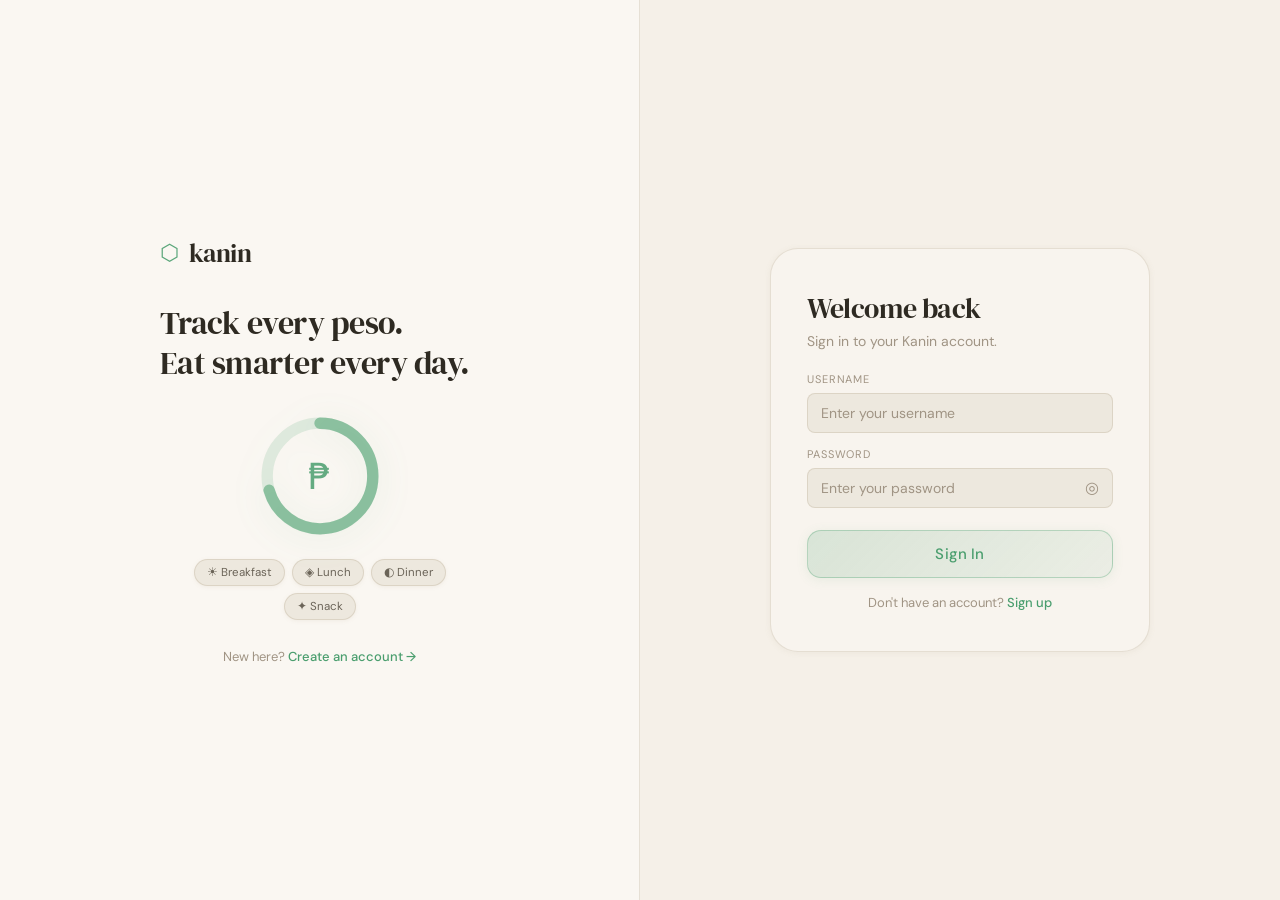
<file: src/main/resources/static/index.html>
<!DOCTYPE html>
<html lang="en">
<head>
    <meta charset="UTF-8" />
    <meta name="viewport" content="width=device-width, initial-scale=1.0"/>
    <title>Kanin — Meal Budget Tracker</title>
    <link rel="preconnect" href="https://fonts.googleapis.com">
    <link rel="preconnect" href="https://fonts.gstatic.com" crossorigin>
    <link href="https://fonts.googleapis.com/css2?family=DM+Serif+Display:ital@0;1&family=DM+Sans:ital,opsz,wght@0,9..40,300;0,9..40,400;0,9..40,500;1,9..40,300&display=swap" rel="stylesheet">
    <link rel="stylesheet" href="css/styles.css" />
</head>
<body>

<div class="bg-blob blob-1"></div>
<div class="bg-blob blob-2"></div>
<div class="bg-blob blob-3"></div>

<div class="app-shell">

    <aside class="sidebar">
        <div class="sidebar-top">
            <div class="logo">
                <span class="logo-mark">⬡</span>
                <span class="logo-text">kanin</span>
            </div>
            <p class="logo-sub">daily meal tracker</p>
        </div>

        <div class="budget-ring-card">
            <div class="ring-wrapper">
                <svg class="ring-svg" viewBox="0 0 120 120">
                    <circle class="ring-bg" cx="60" cy="60" r="50"/>
                    <circle class="ring-fill" id="budgetRing" cx="60" cy="60" r="50"
                            stroke-dasharray="314"
                            stroke-dashoffset="314"
                            transform="rotate(-90 60 60)"/>
                </svg>
                <div class="ring-center">
                    <span class="ring-pct" id="ringPct">0%</span>
                    <span class="ring-label">used</span>
                </div>
            </div>

            <div class="budget-figures">
                <div class="fig-row">
                    <span class="fig-label">Budget</span>
                    <span class="fig-val" id="displayBudget">₱0.00</span>
                </div>
                <div class="fig-row">
                    <span class="fig-label">Spent</span>
                    <span class="fig-val accent-red" id="displaySpent">₱0.00</span>
                </div>
                <div class="fig-row">
                    <span class="fig-label">Left</span>
                    <span class="fig-val accent-green" id="displayLeft">₱0.00</span>
                </div>
            </div>

            <div class="velocity-bar" id="velocityBar">
                <span id="velocityText">No meals yet</span>
            </div>
        </div>

        <div class="set-budget-block">
            <label class="input-label" for="budgetInput">Daily Budget (₱)</label>
            <div class="input-row">
                <input type="number" id="budgetInput" class="styled-input" placeholder="e.g. 300" min="0"/>
                <button class="btn-set" id="setBudgetBtn">Set</button>
            </div>
        </div>

        <div class="sidebar-date" id="sidebarDate"></div>

        <div class="filter-block">
            <p class="filter-title">Filter</p>
            <div class="filter-pills">
                <button class="pill active" data-cat="all">All</button>
                <button class="pill" data-cat="Breakfast">Breakfast</button>
                <button class="pill" data-cat="Lunch">Lunch</button>
                <button class="pill" data-cat="Dinner">Dinner</button>
                <button class="pill" data-cat="Snack">Snack</button>
            </div>
        </div>

        <div class="over-budget-banner" id="overBudgetBanner">
            <span class="warn-icon">⚠</span>
            <div>
                <strong>Over budget</strong>
                <p>You've exceeded your daily limit.</p>
            </div>
        </div>
    </aside>

    <main class="main-panel">

        <header class="main-header">
            <div>
                <h1 class="page-title">Today's Meals</h1>
                <p class="page-sub" id="pageSubGreet">Track every peso you spend on food.</p>
            </div>
            <div class="header-right">
                <div class="search-wrap">
                    <span class="search-icon">⌕</span>
                    <input type="text" id="searchInput" class="search-input" placeholder="Search meals…"/>
                </div>
                <button class="btn-logout" id="logoutBtn" title="Sign out">Sign out</button>
            </div>
        </header>

        <section class="form-card">
            <h2 class="form-title">Add a Meal</h2>
            <div class="form-grid">
                <div class="field-group">
                    <label class="input-label" for="mealName">Meal name</label>
                    <input type="text" id="mealName" class="styled-input" placeholder="e.g. Tapsilog"/>
                </div>
                <div class="field-group">
                    <label class="input-label" for="mealCost">Cost (₱)</label>
                    <input type="number" id="mealCost" class="styled-input" placeholder="e.g. 85" min="0"/>
                </div>
                <div class="field-group">
                    <label class="input-label" for="mealCategory">Category</label>
                    <select id="mealCategory" class="styled-input styled-select">
                        <option value="Breakfast">☀ Breakfast</option>
                        <option value="Lunch" selected>☀ Lunch</option>
                        <option value="Dinner">☀ Dinner</option>
                        <option value="Snack">☀ Snack</option>
                    </select>
                </div>
                <div class="field-group field-submit">
                    <button class="btn-add" id="addMealBtn">
                        <span class="btn-plus">+</span> Add Meal
                    </button>
                </div>
            </div>
        </section>

        <section class="meal-list-section">
            <div class="list-header">
                <h2 class="section-title" id="listTitle">All Meals</h2>
                <span class="meal-count" id="mealCount">0 meals</span>
            </div>

            <div class="meal-list" id="mealList">

                <div class="empty-state" id="emptyState">
                    <div class="empty-bowl">⬡</div>
                    <p class="empty-title">No meals yet.</p>
                    <p class="empty-sub">Start tracking your food spend above.</p>
                </div>
            </div>
        </section>

    </main>
</div>

<script src="js/auth.js"></script>
<script src="js/script.js"></script>
</body>
</html>
</file>
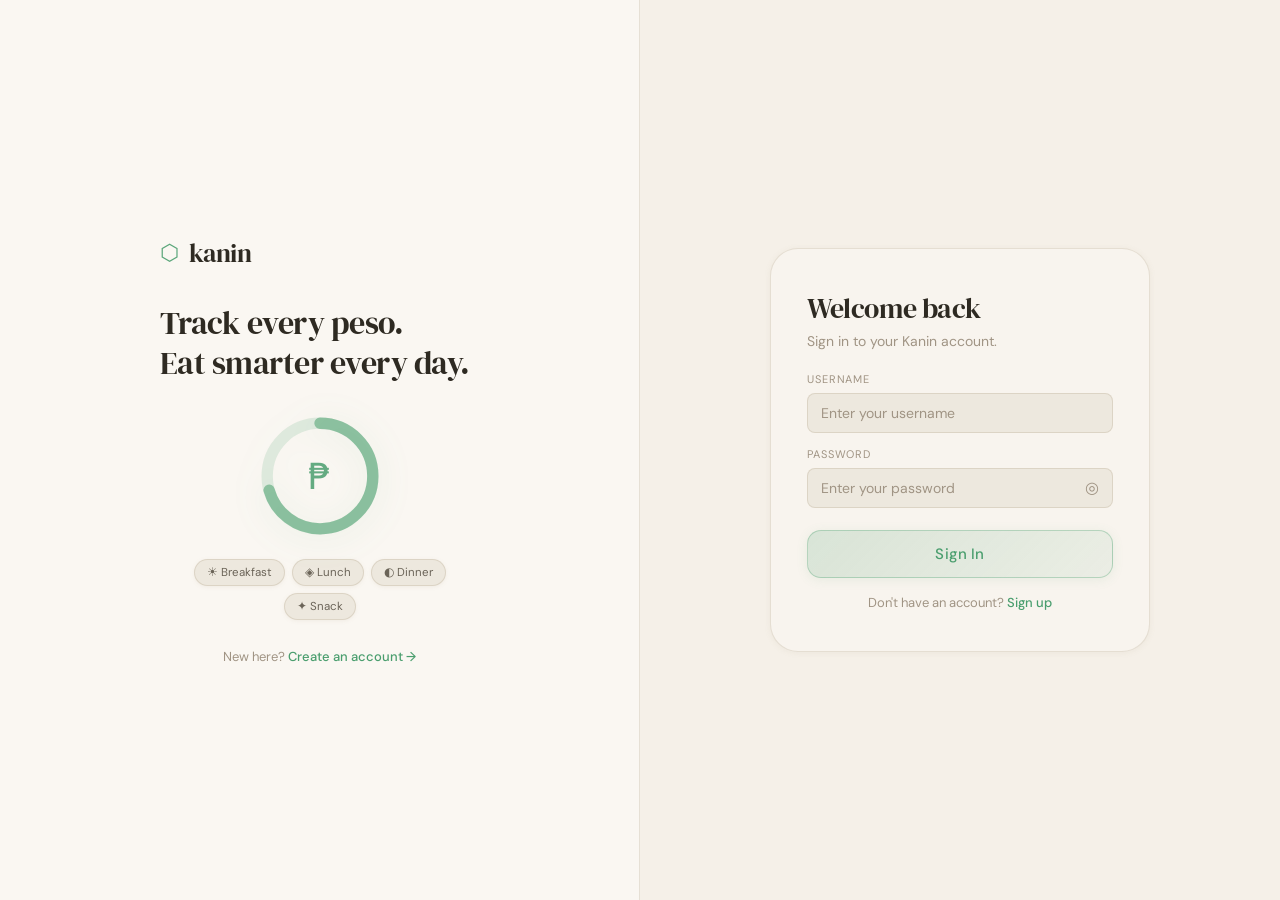
<file: src/main/resources/static/login.html>
<!DOCTYPE html>
<html lang="en">
<head>
    <meta charset="UTF-8" />
    <meta name="viewport" content="width=device-width, initial-scale=1.0"/>
    <title>Kanin — Sign In</title>
    <link rel="preconnect" href="https://fonts.googleapis.com">
    <link rel="preconnect" href="https://fonts.gstatic.com" crossorigin>
    <link href="https://fonts.googleapis.com/css2?family=DM+Serif+Display:ital@0;1&family=DM+Sans:ital,opsz,wght@0,9..40,300;0,9..40,400;0,9..40,500;1,9..40,300&display=swap" rel="stylesheet">
    <link rel="stylesheet" href="css/styles.css" />
    <link rel="stylesheet" href="css/auth.css" />
</head>
<body>

<div class="bg-blob blob-1"></div>
<div class="bg-blob blob-2"></div>
<div class="bg-blob blob-3"></div>

<div class="auth-shell">

    <div class="auth-left">
        <div class="auth-left-inner">
            <div class="logo">
                <span class="logo-mark">⬡</span>
                <span class="logo-text">kanin</span>
            </div>
            <p class="auth-tagline">Track every peso.<br/>Eat smarter every day.</p>
            <div class="auth-illustration">
                <div class="ill-ring">
                    <svg viewBox="0 0 160 160" class="ill-svg">
                        <circle cx="80" cy="80" r="65" fill="none" stroke="rgba(74,158,110,0.15)" stroke-width="14"/>
                        <circle cx="80" cy="80" r="65" fill="none" stroke="rgba(74,158,110,0.55)" stroke-width="14"
                                stroke-dasharray="408" stroke-dashoffset="120"
                                stroke-linecap="round" transform="rotate(-90 80 80)"/>
                    </svg>
                    <div class="ill-center">
                        <span class="ill-php">₱</span>
                    </div>
                </div>
                <div class="ill-pills">
                    <span class="ill-pill">☀ Breakfast</span>
                    <span class="ill-pill">◈ Lunch</span>
                    <span class="ill-pill">◐ Dinner</span>
                    <span class="ill-pill">✦ Snack</span>
                </div>
            </div>
            <p class="auth-hint">New here? <a href="signup.html" class="auth-link">Create an account →</a></p>
        </div>
    </div>

    <div class="auth-right">
        <div class="auth-form-card">

            <div class="form-head">
                <h1 class="auth-title">Welcome back</h1>
                <p class="auth-sub">Sign in to your Kanin account.</p>
            </div>

            <div class="auth-error" id="loginError"></div>

            <div class="auth-fields">
                <div class="field-group">
                    <label class="input-label" for="loginUser">Username</label>
                    <input type="text" id="loginUser" class="styled-input" placeholder="Enter your username" autocomplete="username"/>
                </div>
                <div class="field-group">
                    <label class="input-label" for="loginPass">Password</label>
                    <div class="pass-wrap">
                        <input type="password" id="loginPass" class="styled-input" placeholder="Enter your password" autocomplete="current-password"/>
                        <button class="toggle-pass" id="toggleLogin" type="button" aria-label="Show password">◎</button>
                    </div>
                </div>
            </div>

            <button class="btn-auth" id="loginBtn">Sign In</button>

            <p class="auth-switch">Don't have an account? <a href="signup.html" class="auth-link">Sign up</a></p>

        </div>
    </div>

</div>

<script src="js/auth.js"></script>
</body>
</html>
</file>
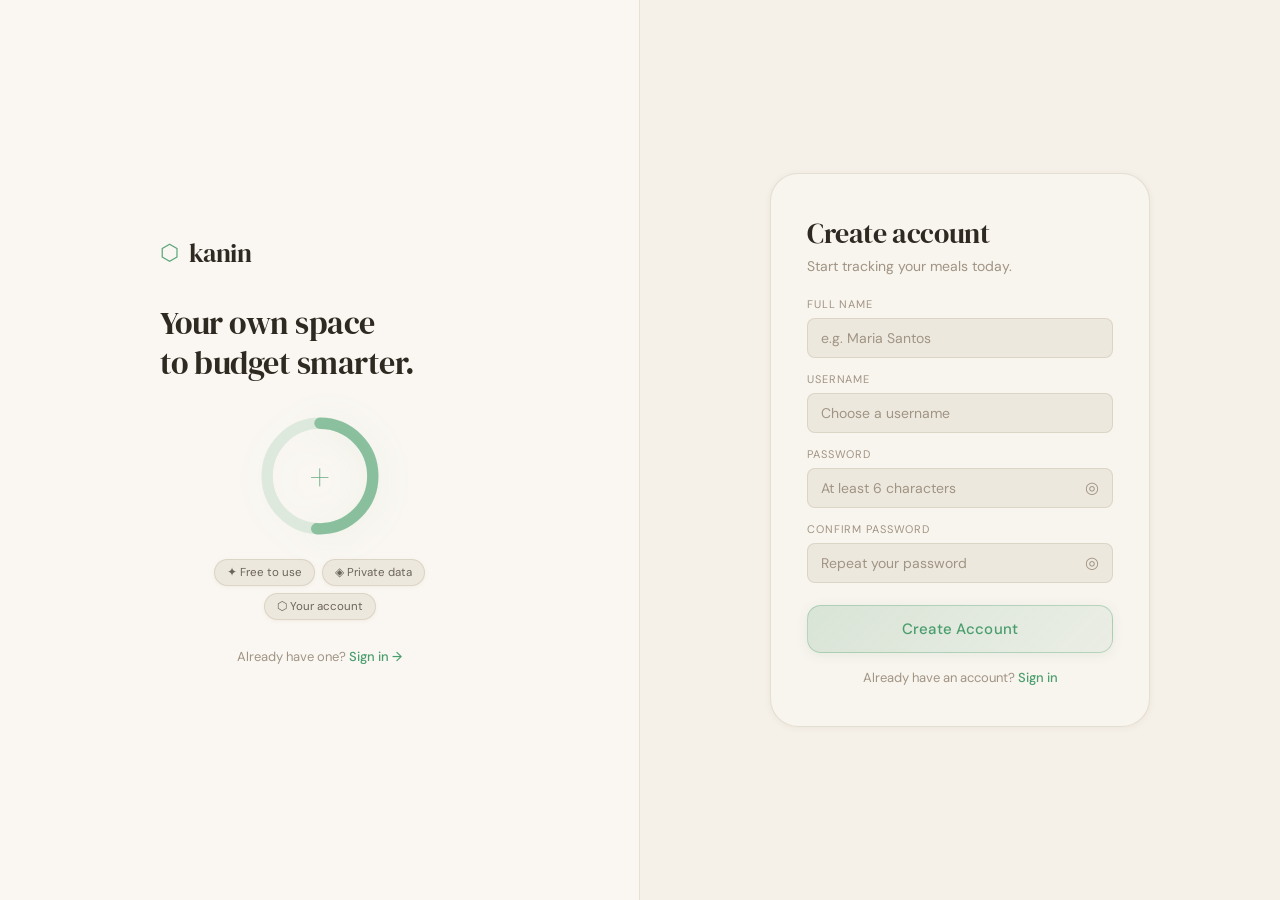
<file: src/main/resources/static/signup.html>
<!DOCTYPE html>
<html lang="en">
<head>
    <meta charset="UTF-8" />
    <meta name="viewport" content="width=device-width, initial-scale=1.0"/>
    <title>Kanin — Create Account</title>
    <link rel="preconnect" href="https://fonts.googleapis.com">
    <link rel="preconnect" href="https://fonts.gstatic.com" crossorigin>
    <link href="https://fonts.googleapis.com/css2?family=DM+Serif+Display:ital@0;1&family=DM+Sans:ital,opsz,wght@0,9..40,300;0,9..40,400;0,9..40,500;1,9..40,300&display=swap" rel="stylesheet">
    <link rel="stylesheet" href="css/styles.css" />
    <link rel="stylesheet" href="css/auth.css" />
</head>
<body>

<div class="bg-blob blob-1"></div>
<div class="bg-blob blob-2"></div>
<div class="bg-blob blob-3"></div>

<div class="auth-shell">

    <div class="auth-left">
        <div class="auth-left-inner">
            <div class="logo">
                <span class="logo-mark">⬡</span>
                <span class="logo-text">kanin</span>
            </div>
            <p class="auth-tagline">Your own space<br/>to budget smarter.</p>
            <div class="auth-illustration">
                <div class="ill-ring">
                    <svg viewBox="0 0 160 160" class="ill-svg">
                        <circle cx="80" cy="80" r="65" fill="none" stroke="rgba(74,158,110,0.15)" stroke-width="14"/>
                        <circle cx="80" cy="80" r="65" fill="none" stroke="rgba(74,158,110,0.55)" stroke-width="14"
                                stroke-dasharray="408" stroke-dashoffset="200"
                                stroke-linecap="round" transform="rotate(-90 80 80)"/>
                    </svg>
                    <div class="ill-center">
                        <span class="ill-php">+</span>
                    </div>
                </div>
                <div class="ill-pills">
                    <span class="ill-pill">✦ Free to use</span>
                    <span class="ill-pill">◈ Private data</span>
                    <span class="ill-pill">⬡ Your account</span>
                </div>
            </div>
            <p class="auth-hint">Already have one? <a href="login.html" class="auth-link">Sign in →</a></p>
        </div>
    </div>

    <div class="auth-right">
        <div class="auth-form-card">

            <div class="form-head">
                <h1 class="auth-title">Create account</h1>
                <p class="auth-sub">Start tracking your meals today.</p>
            </div>

            <div class="auth-error" id="signupError"></div>
            <div class="auth-success" id="signupSuccess"></div>

            <div class="auth-fields">
                <div class="field-group">
                    <label class="input-label" for="signupName">Full name</label>
                    <input type="text" id="signupName" class="styled-input" placeholder="e.g. Maria Santos" autocomplete="name"/>
                </div>
                <div class="field-group">
                    <label class="input-label" for="signupUser">Username</label>
                    <input type="text" id="signupUser" class="styled-input" placeholder="Choose a username" autocomplete="username"/>
                </div>
                <div class="field-group">
                    <label class="input-label" for="signupPass">Password</label>
                    <div class="pass-wrap">
                        <input type="password" id="signupPass" class="styled-input" placeholder="At least 6 characters" autocomplete="new-password"/>
                        <button class="toggle-pass" id="toggleSignup" type="button" aria-label="Show password">◎</button>
                    </div>
                </div>
                <div class="field-group">
                    <label class="input-label" for="signupConfirm">Confirm password</label>
                    <div class="pass-wrap">
                        <input type="password" id="signupConfirm" class="styled-input" placeholder="Repeat your password" autocomplete="new-password"/>
                        <button class="toggle-pass" id="toggleConfirm" type="button" aria-label="Show password">◎</button>
                    </div>
                </div>
            </div>

            <button class="btn-auth" id="signupBtn">Create Account</button>

            <p class="auth-switch">Already have an account? <a href="login.html" class="auth-link">Sign in</a></p>

        </div>
    </div>

</div>

<script src="js/auth.js"></script>
</body>
</html>
</file>
<file: src/main/resources/static/css/styles.css>
:root {
  --bg:          #f5f0e8;
  --bg-raised:   #faf7f2;
  --bg-inset:    #ede8de;
  --bg-card:     #f8f4ee;

  --shadow-out:  0 1px 4px rgba(160,140,110,0.10);
  --shadow-in:   0 0 0 1px rgba(160,140,110,0.08);
  --shadow-card: 0 1px 6px rgba(160,140,110,0.09);

  --border:      rgba(160,140,110,0.15);
  --border-soft: rgba(160,140,110,0.22);

  --text-primary:   #2e2a22;
  --text-secondary: #6b6458;
  --text-muted:     #a09484;

  --green:     #4a9e6e;
  --green-dim: rgba(74,158,110,0.10);
  --amber:     #c28a2a;
  --amber-dim: rgba(194,138,42,0.10);
  --red:       #b85555;
  --red-dim:   rgba(184,85,85,0.10);
  --red-glow:  rgba(184,85,85,0.18);

  --cat-breakfast: #c27a3a;
  --cat-lunch:     #4a9e6e;
  --cat-dinner:    #7a6aaa;
  --cat-snack:     #b8922a;

  --radius-sm:  8px;
  --radius-md:  14px;
  --radius-lg:  20px;
  --radius-xl:  28px;

  --font-display: 'DM Serif Display', serif;
  --font-body:    'DM Sans', sans-serif;

  --transition: 0.22s cubic-bezier(0.4, 0, 0.2, 1);
}

*, *::before, *::after { box-sizing: border-box; margin: 0; padding: 0; }

html { scroll-behavior: smooth; }

body {
  font-family: var(--font-body);
  background-color: var(--bg);
  color: var(--text-primary);
  min-height: 100vh;
  overflow-x: hidden;
  -webkit-font-smoothing: antialiased;
}

.bg-blob {
  position: fixed;
  border-radius: 50%;
  filter: blur(80px);
  pointer-events: none;
  z-index: 0;
  opacity: 0.55;
}
.blob-1 {
  width: 420px; height: 420px;
  background: radial-gradient(circle, rgba(194,138,42,0.10) 0%, transparent 70%);
  top: -120px; left: -80px;
}
.blob-2 {
  width: 500px; height: 500px;
  background: radial-gradient(circle, rgba(122,106,170,0.07) 0%, transparent 70%);
  bottom: -160px; right: -100px;
}
.blob-3 {
  width: 300px; height: 300px;
  background: radial-gradient(circle, rgba(74,158,110,0.07) 0%, transparent 70%);
  top: 40%; left: 50%;
  transform: translate(-50%, -50%);
}

.app-shell {
  position: relative;
  z-index: 1;
  display: grid;
  grid-template-columns: 290px 1fr;
  min-height: 100vh;
}

.sidebar {
  background: var(--bg-raised);
  border-right: 1px solid var(--border);
  padding: 32px 24px;
  display: flex;
  flex-direction: column;
  gap: 28px;
  position: sticky;
  top: 0;
  height: 100vh;
  overflow-y: auto;
  scrollbar-width: thin;
  scrollbar-color: var(--bg-inset) transparent;
}
.sidebar::-webkit-scrollbar { width: 4px; }
.sidebar::-webkit-scrollbar-thumb { background: var(--bg-inset); border-radius: 4px; }

.sidebar-top { }
.logo {
  display: flex;
  align-items: center;
  gap: 10px;
  margin-bottom: 4px;
}
.logo-mark {
  font-size: 22px;
  color: var(--green);
  line-height: 1;
  opacity: 0.9;
}
.logo-text {
  font-family: var(--font-display);
  font-size: 26px;
  letter-spacing: -0.5px;
  color: var(--text-primary);
}
.logo-sub {
  font-size: 11px;
  color: var(--text-muted);
  letter-spacing: 0.08em;
  text-transform: uppercase;
  padding-left: 2px;
}

.budget-ring-card {
  background: var(--bg-card);
  border: 1px solid var(--border-soft);
  border-radius: var(--radius-lg);
  padding: 22px 20px 18px;
  box-shadow: var(--shadow-card);
}
.ring-wrapper {
  position: relative;
  width: 110px;
  height: 110px;
  margin: 0 auto 20px;
}
.ring-svg { width: 100%; height: 100%; }
.ring-bg {
  fill: none;
  stroke: var(--bg-inset);
  stroke-width: 10;
}
.ring-fill {
  fill: none;
  stroke: var(--green);
  stroke-width: 10;
  stroke-linecap: round;
  transition: stroke-dashoffset 0.7s cubic-bezier(0.4,0,0.2,1),
              stroke 0.5s ease;
}
.ring-center {
  position: absolute;
  inset: 0;
  display: flex;
  flex-direction: column;
  align-items: center;
  justify-content: center;
}
.ring-pct {
  font-family: var(--font-display);
  font-size: 22px;
  color: var(--text-primary);
  line-height: 1;
}
.ring-label {
  font-size: 10px;
  color: var(--text-muted);
  text-transform: uppercase;
  letter-spacing: 0.08em;
}

.budget-figures { display: flex; flex-direction: column; gap: 10px; }
.fig-row {
  display: flex;
  justify-content: space-between;
  align-items: center;
  padding: 8px 10px;
  background: var(--bg-inset);
  border-radius: var(--radius-sm);
  border: 1px solid var(--border);
}
.fig-label { font-size: 12px; color: var(--text-muted); }
.fig-val {
  font-family: var(--font-display);
  font-size: 16px;
  color: var(--text-primary);
}
.accent-red { color: var(--red); }
.accent-green { color: var(--green); }

.velocity-bar {
  margin-top: 14px;
  padding: 9px 12px;
  background: rgba(74,158,110,0.07);
  border: 1px solid rgba(74,158,110,0.15);
  border-radius: var(--radius-sm);
  font-size: 11.5px;
  color: var(--text-secondary);
  line-height: 1.5;
  text-align: center;
  transition: var(--transition);
}

.set-budget-block { display: flex; flex-direction: column; gap: 8px; }
.input-label {
  font-size: 11px;
  text-transform: uppercase;
  letter-spacing: 0.08em;
  color: var(--text-muted);
}
.input-row { display: flex; gap: 8px; }
.styled-input {
  background: var(--bg-inset);
  border: 1px solid var(--border-soft);
  border-radius: var(--radius-sm);
  color: var(--text-primary);
  font-family: var(--font-body);
  font-size: 14px;
  padding: 10px 13px;
  width: 100%;
  outline: none;
  transition: border-color var(--transition), box-shadow var(--transition);
  -webkit-appearance: none;
  appearance: none;
}
.styled-input::placeholder { color: var(--text-muted); }
.styled-input:focus {
  border-color: rgba(74,158,110,0.5);
  box-shadow: 0 0 0 3px rgba(74,158,110,0.07);
}

.btn-set {
  background: transparent;
  border: 1px solid rgba(74,158,110,0.35);
  border-radius: var(--radius-sm);
  color: var(--green);
  font-family: var(--font-body);
  font-size: 13px;
  font-weight: 500;
  padding: 10px 16px;
  cursor: pointer;
  white-space: nowrap;
  transition: var(--transition);
}
.btn-set:hover {
  background: var(--green-dim);
  border-color: rgba(74,158,110,0.45);
}
.btn-set:active { opacity: 0.8; }

.sidebar-date {
  font-size: 12px;
  color: var(--text-muted);
  text-align: center;
  padding: 6px 0;
  border-top: 1px solid var(--border);
  border-bottom: 1px solid var(--border);
  letter-spacing: 0.04em;
}

.filter-block { display: flex; flex-direction: column; gap: 10px; }
.filter-title {
  font-size: 11px;
  text-transform: uppercase;
  letter-spacing: 0.08em;
  color: var(--text-muted);
}
.filter-pills { display: flex; flex-wrap: wrap; gap: 6px; }
.pill {
  background: var(--bg-inset);
  border: 1px solid var(--border);
  border-radius: 99px;
  color: var(--text-secondary);
  font-family: var(--font-body);
  font-size: 12px;
  padding: 5px 12px;
  cursor: pointer;
  transition: var(--transition);
}
.pill:hover { border-color: var(--border-soft); color: var(--text-primary); }
.pill.active {
  background: var(--green-dim);
  border-color: rgba(74,158,110,0.35);
  color: var(--green);
}

.over-budget-banner {
  display: none;
  align-items: flex-start;
  gap: 12px;
  padding: 14px 14px;
  background: var(--red-dim);
  border: 1px solid rgba(224,112,112,0.25);
  border-radius: var(--radius-md);
  color: var(--red);
  font-size: 13px;
  animation: pulseGlow 2.5s ease-in-out infinite;
}
.over-budget-banner.visible { display: flex; }
.warn-icon { font-size: 20px; line-height: 1; flex-shrink: 0; }
.over-budget-banner strong { font-weight: 600; display: block; margin-bottom: 2px; font-size: 13px; }
.over-budget-banner p { color: rgba(224,112,112,0.75); font-size: 12px; }

@keyframes pulseGlow {
  0%, 100% { opacity: 1; }
  50%       { opacity: 0.85; }
}

.main-panel {
  padding: 36px 40px;
  display: flex;
  flex-direction: column;
  gap: 28px;
  overflow-y: auto;
}

.main-header {
  display: flex;
  justify-content: space-between;
  align-items: flex-start;
  flex-wrap: wrap;
  gap: 16px;
}
.page-title {
  font-family: var(--font-display);
  font-size: 36px;
  font-weight: 400;
  letter-spacing: -0.5px;
  color: var(--text-primary);
  line-height: 1.1;
}
.page-sub {
  font-size: 14px;
  color: var(--text-muted);
  margin-top: 4px;
}
.header-right {
  display: flex;
  align-items: center;
  gap: 10px;
  flex-wrap: wrap;
}
.btn-logout {
  background: transparent;
  border: 1px solid var(--border-soft);
  border-radius: var(--radius-sm);
  color: var(--text-muted);
  font-family: var(--font-body);
  font-size: 12px;
  padding: 9px 14px;
  cursor: pointer;
  transition: var(--transition);
  white-space: nowrap;
}
.btn-logout:hover {
  color: var(--red);
  border-color: rgba(184,85,85,0.25);
  background: var(--red-dim);
}
.search-wrap {
  position: relative;
  flex-shrink: 0;
}
.search-icon {
  position: absolute;
  left: 12px; top: 50%;
  transform: translateY(-50%);
  color: var(--text-muted);
  font-size: 18px;
  line-height: 1;
  pointer-events: none;
}
.search-input {
  background: var(--bg-raised);
  border: 1px solid var(--border-soft);
  border-radius: 99px;
  color: var(--text-primary);
  font-family: var(--font-body);
  font-size: 13px;
  padding: 10px 18px 10px 36px;
  width: 220px;
  outline: none;
  transition: border-color var(--transition), box-shadow var(--transition);
}
.search-input::placeholder { color: var(--text-muted); }
.search-input:focus {
  border-color: rgba(74,158,110,0.4);
  box-shadow: 0 0 0 3px rgba(74,158,110,0.06);
}

.form-card {
  background: var(--bg-card);
  border: 1px solid var(--border-soft);
  border-radius: var(--radius-xl);
  padding: 26px 28px;
  box-shadow: var(--shadow-card);
}
.form-title {
  font-family: var(--font-display);
  font-size: 18px;
  font-weight: 400;
  color: var(--text-secondary);
  margin-bottom: 18px;
  letter-spacing: -0.2px;
}
.form-grid {
  display: grid;
  grid-template-columns: 1fr 1fr 1fr auto;
  gap: 14px;
  align-items: end;
}
.field-group { display: flex; flex-direction: column; gap: 7px; }
.styled-select {
  cursor: pointer;
  background-image: url("data:image/svg+xml,%3Csvg xmlns='http://www.w3.org/2000/svg' width='12' height='8' viewBox='0 0 12 8'%3E%3Cpath d='M1 1l5 5 5-5' stroke='%238b8a96' stroke-width='1.5' fill='none' stroke-linecap='round'/%3E%3C/svg%3E");
  background-repeat: no-repeat;
  background-position: right 12px center;
  padding-right: 32px;
}
.styled-select option { background: var(--bg-inset); color: var(--text-primary); }
.field-submit { justify-content: flex-end; }

.btn-add {
  background: var(--green-dim);
  border: 1px solid rgba(74,158,110,0.25);
  border-radius: var(--radius-sm);
  color: var(--green);
  font-family: var(--font-body);
  font-size: 14px;
  font-weight: 500;
  padding: 11px 22px;
  cursor: pointer;
  display: flex;
  align-items: center;
  gap: 8px;
  white-space: nowrap;
  transition: var(--transition);
}
.btn-plus {
  font-size: 18px;
  line-height: 1;
  font-weight: 300;
}
.btn-add:hover {
  background: rgba(74,158,110,0.16);
  border-color: rgba(74,158,110,0.38);
}
.btn-add:active { opacity: 0.8; }

.meal-list-section { display: flex; flex-direction: column; gap: 14px; }
.list-header {
  display: flex;
  align-items: center;
  justify-content: space-between;
}
.section-title {
  font-family: var(--font-display);
  font-size: 20px;
  font-weight: 400;
  color: var(--text-primary);
  letter-spacing: -0.3px;
}
.meal-count {
  font-size: 12px;
  color: var(--text-muted);
  background: var(--bg-raised);
  border: 1px solid var(--border);
  border-radius: 99px;
  padding: 3px 10px;
}

.meal-list { display: flex; flex-direction: column; gap: 10px; }

.empty-state {
  display: flex;
  flex-direction: column;
  align-items: center;
  justify-content: center;
  padding: 64px 32px;
  text-align: center;
}
.empty-bowl {
  font-size: 48px;
  color: var(--text-muted);
  margin-bottom: 16px;
  opacity: 0.4;
  filter: blur(0.5px);
}
.empty-title {
  font-family: var(--font-display);
  font-size: 20px;
  color: var(--text-muted);
  margin-bottom: 6px;
}
.empty-sub {
  font-size: 13px;
  color: var(--text-muted);
  opacity: 0.6;
}

.meal-card {
  background: var(--bg-card);
  border: 1px solid var(--border);
  border-radius: var(--radius-md);
  padding: 14px 18px;
  display: flex;
  align-items: center;
  gap: 14px;
  box-shadow: 0 1px 4px rgba(0,0,0,0.05);
  transition: transform var(--transition), box-shadow var(--transition), border-color var(--transition);
  animation: cardIn 0.35s cubic-bezier(0.4,0,0.2,1) both;
}
.meal-card:hover {
  transform: translateY(-1px);
  box-shadow: 0 3px 10px rgba(0,0,0,0.07);
  border-color: var(--border-soft);
}

@keyframes cardIn {
  from { opacity: 0; transform: translateY(12px); }
  to   { opacity: 1; transform: translateY(0); }
}

.cat-dot {
  width: 38px;
  height: 38px;
  border-radius: 10px;
  display: flex;
  align-items: center;
  justify-content: center;
  font-size: 16px;
  flex-shrink: 0;
}
.cat-dot.Breakfast { background: rgba(194,122,58,0.12); border: 1px solid rgba(194,122,58,0.22); }
.cat-dot.Lunch     { background: rgba(74,158,110,0.12); border: 1px solid rgba(74,158,110,0.22); }
.cat-dot.Dinner    { background: rgba(122,106,170,0.12); border: 1px solid rgba(122,106,170,0.22); }
.cat-dot.Snack     { background: rgba(184,146,42,0.12);  border: 1px solid rgba(184,146,42,0.22); }

.meal-info { flex: 1; min-width: 0; }
.meal-name {
  font-size: 15px;
  font-weight: 500;
  color: var(--text-primary);
  white-space: nowrap;
  overflow: hidden;
  text-overflow: ellipsis;
}
.meal-meta { display: flex; align-items: center; gap: 8px; margin-top: 3px; }
.meal-cat-badge {
  font-size: 10.5px;
  text-transform: uppercase;
  letter-spacing: 0.07em;
  padding: 2px 8px;
  border-radius: 99px;
  font-weight: 500;
}
.meal-cat-badge.Breakfast { color: var(--cat-breakfast); background: rgba(194,122,58,0.08); }
.meal-cat-badge.Lunch     { color: var(--cat-lunch);     background: rgba(74,158,110,0.08); }
.meal-cat-badge.Dinner    { color: var(--cat-dinner);    background: rgba(122,106,170,0.08); }
.meal-cat-badge.Snack     { color: var(--cat-snack);     background: rgba(184,146,42,0.08);  }

.meal-time { font-size: 11px; color: var(--text-muted); }

.meal-cost {
  font-family: var(--font-display);
  font-size: 18px;
  color: var(--text-primary);
  flex-shrink: 0;
  letter-spacing: -0.3px;
}

.btn-delete {
  background: none;
  border: 1px solid transparent;
  border-radius: var(--radius-sm);
  color: var(--text-muted);
  font-size: 16px;
  padding: 6px 8px;
  cursor: pointer;
  transition: var(--transition);
  flex-shrink: 0;
  line-height: 1;
}
.btn-delete:hover {
  background: var(--red-dim);
  border-color: rgba(224,112,112,0.2);
  color: var(--red);
}

@media (max-width: 900px) {
  .app-shell {
    grid-template-columns: 1fr;
    grid-template-rows: auto 1fr;
  }

  .sidebar {
    position: static;
    height: auto;
    max-height: none;
    border-right: none;
    border-bottom: 1px solid var(--border);
    flex-direction: row;
    flex-wrap: wrap;
    gap: 18px;
    padding: 20px 18px;
    overflow-x: auto;
    overflow-y: hidden;
  }

  .sidebar-top { flex: 0 0 100%; }
  .budget-ring-card { flex: 1 1 240px; }
  .set-budget-block { flex: 1 1 180px; }
  .filter-block { flex: 1 1 200px; }
  .sidebar-date { flex: 0 0 100%; text-align: left; }
  .over-budget-banner { flex: 0 0 100%; }

  .main-panel { padding: 24px 18px; }

  .form-grid {
    grid-template-columns: 1fr 1fr;
    grid-template-rows: auto auto;
  }
  .field-submit { grid-column: span 2; }
  .btn-add { width: 100%; justify-content: center; }
}

@media (max-width: 520px) {
  .form-grid { grid-template-columns: 1fr; }
  .field-submit { grid-column: span 1; }
  .main-header { flex-direction: column; }
  .search-input { width: 100%; }
  .search-wrap { width: 100%; }
}

.main-panel::-webkit-scrollbar { width: 5px; }
.main-panel::-webkit-scrollbar-track { background: transparent; }
.main-panel::-webkit-scrollbar-thumb { background: var(--bg-raised); border-radius: 5px; }
</file>
<file: src/main/resources/static/css/auth.css>
.auth-shell {
  position: relative;
  z-index: 1;
  display: grid;
  grid-template-columns: 1fr 1fr;
  min-height: 100vh;
}

.auth-left {
  background: var(--bg-raised);
  border-right: 1px solid var(--border-soft);
  display: flex;
  align-items: center;
  justify-content: center;
  padding: 48px 40px;
}

.auth-left-inner {
  max-width: 320px;
  width: 100%;
  display: flex;
  flex-direction: column;
  gap: 28px;
  animation: fadeUp 0.5s ease both;
}

.auth-tagline {
  font-family: var(--font-display);
  font-size: 32px;
  line-height: 1.25;
  color: var(--text-primary);
  letter-spacing: -0.5px;
}

.auth-illustration {
  display: flex;
  flex-direction: column;
  align-items: center;
  gap: 18px;
}

.ill-ring {
  position: relative;
  width: 130px;
  height: 130px;
}
.ill-svg {
  width: 100%;
  height: 100%;
  filter: drop-shadow(0 4px 16px rgba(74,158,110,0.18));
}
.ill-center {
  position: absolute;
  inset: 0;
  display: flex;
  align-items: center;
  justify-content: center;
}
.ill-php {
  font-family: var(--font-display);
  font-size: 36px;
  color: var(--green);
  opacity: 0.85;
}

.ill-pills {
  display: flex;
  flex-wrap: wrap;
  gap: 7px;
  justify-content: center;
}
.ill-pill {
  font-size: 11.5px;
  padding: 5px 12px;
  border-radius: 99px;
  background: var(--bg-inset);
  border: 1px solid var(--border-soft);
  color: var(--text-secondary);
  box-shadow: var(--shadow-out);
}

.auth-hint {
  font-size: 13px;
  color: var(--text-muted);
  text-align: center;
}
.auth-link {
  color: var(--green);
  text-decoration: none;
  font-weight: 500;
  transition: opacity 0.2s;
}
.auth-link:hover { opacity: 0.75; }

.auth-right {
  display: flex;
  align-items: center;
  justify-content: center;
  padding: 48px 40px;
  background: var(--bg);
}

.auth-form-card {
  background: var(--bg-card);
  border: 1px solid var(--border-soft);
  border-radius: var(--radius-xl);
  padding: 40px 36px;
  width: 100%;
  max-width: 380px;
  box-shadow: var(--shadow-card);
  display: flex;
  flex-direction: column;
  gap: 22px;
  animation: fadeUp 0.45s 0.1s ease both;
}

.form-head { display: flex; flex-direction: column; gap: 5px; }

.auth-title {
  font-family: var(--font-display);
  font-size: 28px;
  font-weight: 400;
  color: var(--text-primary);
  letter-spacing: -0.4px;
}
.auth-sub {
  font-size: 14px;
  color: var(--text-muted);
}

.auth-error {
  display: none;
  padding: 10px 14px;
  background: var(--red-dim);
  border: 1px solid rgba(184,85,85,0.2);
  border-radius: var(--radius-sm);
  color: var(--red);
  font-size: 13px;
  line-height: 1.5;
  animation: fadeUp 0.2s ease;
}
.auth-error.visible { display: block; }

.auth-success {
  display: none;
  padding: 10px 14px;
  background: var(--green-dim);
  border: 1px solid rgba(74,158,110,0.2);
  border-radius: var(--radius-sm);
  color: var(--green);
  font-size: 13px;
  line-height: 1.5;
  animation: fadeUp 0.2s ease;
}
.auth-success.visible { display: block; }

.auth-fields { display: flex; flex-direction: column; gap: 14px; }
.field-group { display: flex; flex-direction: column; gap: 7px; }

.pass-wrap { position: relative; }
.pass-wrap .styled-input { padding-right: 42px; }
.toggle-pass {
  position: absolute;
  right: 12px; top: 50%;
  transform: translateY(-50%);
  background: none;
  border: none;
  color: var(--text-muted);
  font-size: 16px;
  cursor: pointer;
  padding: 2px;
  line-height: 1;
  transition: color 0.2s;
}
.toggle-pass:hover { color: var(--text-secondary); }

.btn-auth {
  width: 100%;
  padding: 13px;
  background: linear-gradient(135deg, rgba(74,158,110,0.18), rgba(74,158,110,0.07));
  border: 1px solid rgba(74,158,110,0.32);
  border-radius: var(--radius-md);
  color: var(--green);
  font-family: var(--font-body);
  font-size: 15px;
  font-weight: 500;
  cursor: pointer;
  transition: all 0.22s cubic-bezier(0.4,0,0.2,1);
  box-shadow: 0 2px 12px rgba(74,158,110,0.10);
  letter-spacing: 0.01em;
}
.btn-auth:hover {
  background: linear-gradient(135deg, rgba(74,158,110,0.26), rgba(74,158,110,0.13));
  box-shadow: 0 4px 20px rgba(74,158,110,0.18);
  transform: translateY(-1px);
}
.btn-auth:active { transform: translateY(0); }
.btn-auth:disabled {
  opacity: 0.5;
  cursor: not-allowed;
  transform: none;
}

.auth-switch {
  text-align: center;
  font-size: 13px;
  color: var(--text-muted);
  margin-top: -6px;
}

@keyframes fadeUp {
  from { opacity: 0; transform: translateY(14px); }
  to   { opacity: 1; transform: translateY(0); }
}

@media (max-width: 720px) {
  .auth-shell { grid-template-columns: 1fr; }
  .auth-left { display: none; }
  .auth-right { padding: 32px 20px; align-items: flex-start; padding-top: 60px; }
  .auth-form-card { padding: 30px 22px; }
}
</file>
